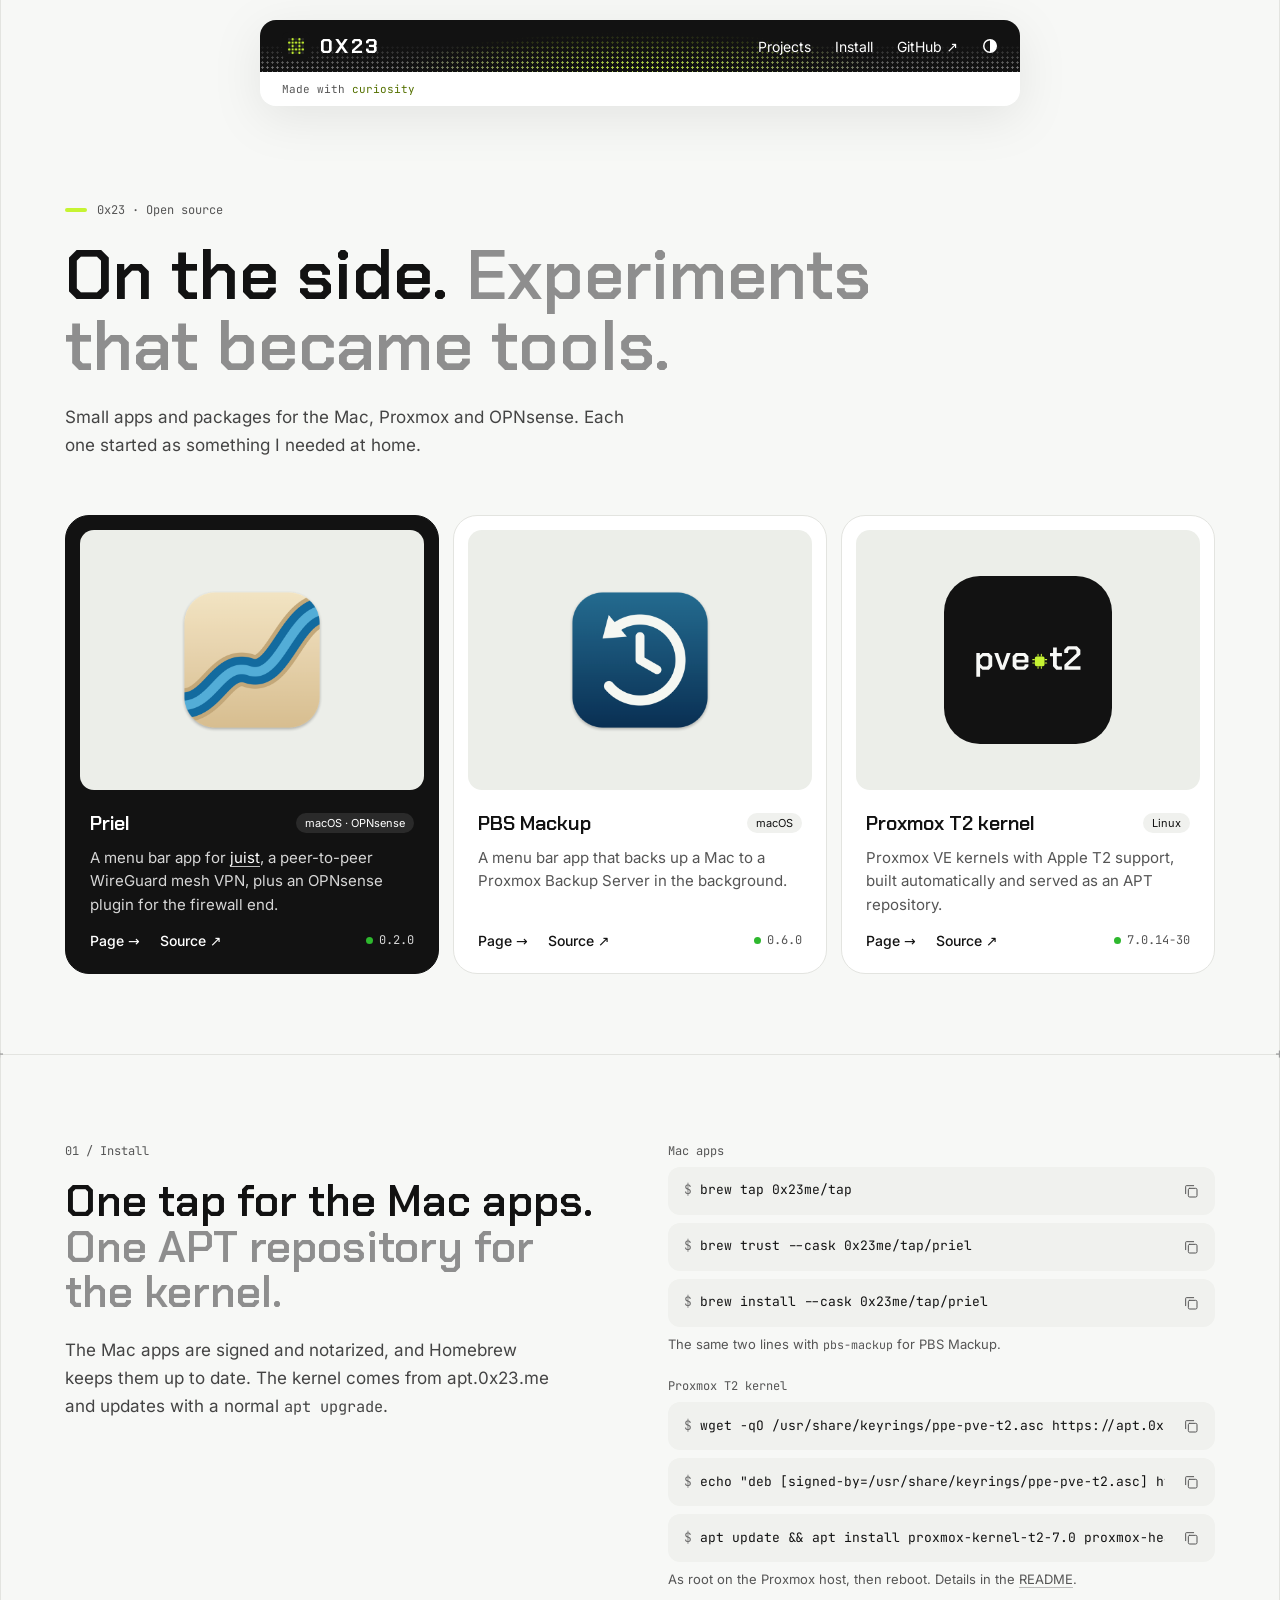
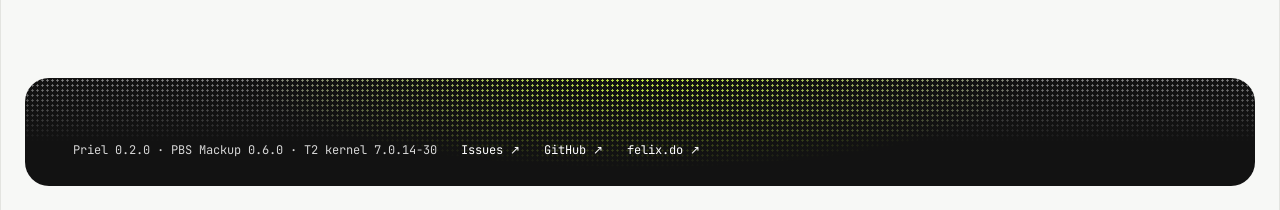
<file: index.html>
<!doctype html>
<html lang="en">
<head>
<meta charset="utf-8">
<meta name="viewport" content="width=device-width, initial-scale=1">
<title>0x23</title>
<meta name="description" content="Priel, PBS Mackup and the Proxmox T2 kernel: small open source tools for the Mac, Proxmox and OPNsense.">
<link rel="icon" href="/kit/logos/0x23.png">
<link rel="preload" href="/kit/fonts/inter-latin-wght-normal.woff2" as="font" type="font/woff2" crossorigin>
<link rel="preload" href="/kit/fonts/chakra-petch-latin-600-normal.woff2" as="font" type="font/woff2" crossorigin>
<link rel="stylesheet" href="/kit/0x23.css">
<script src="/kit/0x23.js"></script>
</head>
<body id="top">
<a class="skip" href="#main">Skip to content</a>
<div class="frame">
    <header class="top">
        <div class="top__inner">
            <nav class="nav" aria-label="Sections">
                <a class="nav__mark" href="/"><img src="/kit/logos/0x23.png" width="28" height="28" alt="">0X23</a>
                <div class="nav__links">
                    <a href="#projects">Projects</a>
                    <a href="#install">Install</a>
                    <a href="https://github.com/0x23me">GitHub ↗</a>
                    <button class="nav__theme" type="button" aria-label="Switch between light and dark"><svg aria-hidden="true" width="16" height="16" viewBox="0 0 16 16"><circle cx="8" cy="8" r="6.25" fill="none" stroke="currentColor" stroke-width="1.5"></circle><path d="M8 1.75a6.25 6.25 0 0 1 0 12.5z" fill="currentColor"></path></svg></button>
                </div>
            </nav>
            <div class="status">
                <span>Made with <em class="hl">curiosity</em></span>
            </div>
        </div>
    </header>

    <main id="main">
    <section class="hero" id="projects">
        <div class="hero__head">
            <p class="eyebrow"><span class="eyebrow__bar"></span>0x23 · Open source</p>
            <h1>On the side. <span class="dim">Experiments that became tools.</span></h1>
            <p class="hero__lead">Small apps and packages for the Mac, Proxmox and OPNsense. Each one started as something I needed at home.</p>
        </div>
        <div class="apps">
            <article class="app app--dark">
                <div class="well"><img src="/kit/logos/priel.png" width="168" height="168" alt=""></div>
                <div class="app__text">
                    <div class="app__top"><a class="project__name card-link" href="/priel/">Priel</a><span class="project__tag">macOS · OPNsense</span></div>
                    <p>A menu bar app for <a href="https://github.com/nning/juist">juist</a>, a peer-to-peer WireGuard mesh VPN, plus an OPNsense plugin for the firewall end.</p>
                    <div class="app__links"><a href="/priel/">Page →</a><a href="https://github.com/0x23me/priel">Source ↗</a><span class="version">0.2.0</span></div>
                </div>
            </article>
            <article class="app">
                <div class="well"><img src="/kit/logos/pbs-mackup.png" width="168" height="168" alt=""></div>
                <div class="app__text">
                    <div class="app__top"><a class="project__name card-link" href="/pbs-mackup/">PBS Mackup</a><span class="project__tag">macOS</span></div>
                    <p>A menu bar app that backs up a Mac to a Proxmox Backup Server in the background.</p>
                    <div class="app__links"><a href="/pbs-mackup/">Page →</a><a href="https://github.com/0x23me/pbs-mackup">Source ↗</a><span class="version">0.6.0</span></div>
                </div>
            </article>
            <article class="app">
                <div class="well"><img class="icon" src="/kit/logos/pve-t2.svg" width="168" height="168" alt=""></div>
                <div class="app__text">
                    <div class="app__top"><a class="project__name card-link" href="/ppe-pve-t2/">Proxmox T2 kernel</a><span class="project__tag">Linux</span></div>
                    <p>Proxmox VE kernels with Apple T2 support, built automatically and served as an APT repository.</p>
                    <div class="app__links"><a href="/ppe-pve-t2/">Page →</a><a href="https://github.com/0x23me/ppe-pve-t2">Source ↗</a><span class="version">7.0.14-30</span></div>
                </div>
            </article>
        </div>
    </section>

    <div class="rule" aria-hidden="true"><span>+</span><span>+</span></div>

    <section class="section split" id="install">
        <div class="split__intro">
            <span class="label">01 / Install</span>
            <h2>One tap for the Mac apps. <span class="dim">One APT repository for the kernel.</span></h2>
            <div class="split__text">
                <p>The Mac apps are signed and notarized, and Homebrew keeps them up to date. The kernel comes from apt.0x23.me and updates with a normal <code>apt upgrade</code>.</p>
            </div>
        </div>
        <div class="split__side">
            <div class="cmds">
                <span class="label">Mac apps</span>
                <div class="cmd"><code>brew tap 0x23me/tap</code><button class="cmd__copy" type="button" aria-label="Copy"><svg class="glyph" width="16" height="16" viewBox="0 0 24 24" fill="none" stroke="currentColor" stroke-width="1.5" stroke-linecap="round" stroke-linejoin="round" aria-hidden="true"><rect x="8" y="8" width="13" height="13" rx="2"/><path d="M4 16V5a1 1 0 0 1 1-1h11"/></svg><svg class="tick" width="16" height="16" viewBox="0 0 24 24" fill="none" stroke="currentColor" stroke-width="1.5" stroke-linecap="round" stroke-linejoin="round" aria-hidden="true"><path d="M20 6 9 17l-5-5"/></svg></button></div>
                <div class="cmd"><code>brew trust --cask 0x23me/tap/priel</code><button class="cmd__copy" type="button" aria-label="Copy"><svg class="glyph" width="16" height="16" viewBox="0 0 24 24" fill="none" stroke="currentColor" stroke-width="1.5" stroke-linecap="round" stroke-linejoin="round" aria-hidden="true"><rect x="8" y="8" width="13" height="13" rx="2"/><path d="M4 16V5a1 1 0 0 1 1-1h11"/></svg><svg class="tick" width="16" height="16" viewBox="0 0 24 24" fill="none" stroke="currentColor" stroke-width="1.5" stroke-linecap="round" stroke-linejoin="round" aria-hidden="true"><path d="M20 6 9 17l-5-5"/></svg></button></div>
                <div class="cmd"><code>brew install --cask 0x23me/tap/priel</code><button class="cmd__copy" type="button" aria-label="Copy"><svg class="glyph" width="16" height="16" viewBox="0 0 24 24" fill="none" stroke="currentColor" stroke-width="1.5" stroke-linecap="round" stroke-linejoin="round" aria-hidden="true"><rect x="8" y="8" width="13" height="13" rx="2"/><path d="M4 16V5a1 1 0 0 1 1-1h11"/></svg><svg class="tick" width="16" height="16" viewBox="0 0 24 24" fill="none" stroke="currentColor" stroke-width="1.5" stroke-linecap="round" stroke-linejoin="round" aria-hidden="true"><path d="M20 6 9 17l-5-5"/></svg></button></div>
                <p class="cmds__note">The same two lines with <code>pbs-mackup</code> for PBS Mackup.</p>
            </div>
            <div class="cmds">
                <span class="label">Proxmox T2 kernel</span>
                <div class="cmd"><code>wget -qO /usr/share/keyrings/ppe-pve-t2.asc https://apt.0x23.me/KEY.gpg</code><button class="cmd__copy" type="button" aria-label="Copy"><svg class="glyph" width="16" height="16" viewBox="0 0 24 24" fill="none" stroke="currentColor" stroke-width="1.5" stroke-linecap="round" stroke-linejoin="round" aria-hidden="true"><rect x="8" y="8" width="13" height="13" rx="2"/><path d="M4 16V5a1 1 0 0 1 1-1h11"/></svg><svg class="tick" width="16" height="16" viewBox="0 0 24 24" fill="none" stroke="currentColor" stroke-width="1.5" stroke-linecap="round" stroke-linejoin="round" aria-hidden="true"><path d="M20 6 9 17l-5-5"/></svg></button></div>
                <div class="cmd"><code>echo "deb [signed-by=/usr/share/keyrings/ppe-pve-t2.asc] https://apt.0x23.me trixie main" &gt; /etc/apt/sources.list.d/ppe-pve-t2.list</code><button class="cmd__copy" type="button" aria-label="Copy"><svg class="glyph" width="16" height="16" viewBox="0 0 24 24" fill="none" stroke="currentColor" stroke-width="1.5" stroke-linecap="round" stroke-linejoin="round" aria-hidden="true"><rect x="8" y="8" width="13" height="13" rx="2"/><path d="M4 16V5a1 1 0 0 1 1-1h11"/></svg><svg class="tick" width="16" height="16" viewBox="0 0 24 24" fill="none" stroke="currentColor" stroke-width="1.5" stroke-linecap="round" stroke-linejoin="round" aria-hidden="true"><path d="M20 6 9 17l-5-5"/></svg></button></div>
                <div class="cmd"><code>apt update &amp;&amp; apt install proxmox-kernel-t2-7.0 proxmox-headers-t2-7.0</code><button class="cmd__copy" type="button" aria-label="Copy"><svg class="glyph" width="16" height="16" viewBox="0 0 24 24" fill="none" stroke="currentColor" stroke-width="1.5" stroke-linecap="round" stroke-linejoin="round" aria-hidden="true"><rect x="8" y="8" width="13" height="13" rx="2"/><path d="M4 16V5a1 1 0 0 1 1-1h11"/></svg><svg class="tick" width="16" height="16" viewBox="0 0 24 24" fill="none" stroke="currentColor" stroke-width="1.5" stroke-linecap="round" stroke-linejoin="round" aria-hidden="true"><path d="M20 6 9 17l-5-5"/></svg></button></div>
                <p class="cmds__note">As root on the Proxmox host, then reboot. Details in the <a href="https://github.com/0x23me/ppe-pve-t2#readme">README</a>.</p>
            </div>
        </div>
    </section>
    </main>

    <footer class="foot">
        <div class="foot__card">
            <div class="foot__main">
                <div class="foot__links">
                    <span class="version">Priel 0.2.0 · PBS Mackup 0.6.0 · T2 kernel 7.0.14-30</span>
                    <a href="https://github.com/0x23me/0x23me.github.io/issues">Issues ↗</a>
                    <a href="https://github.com/0x23me">GitHub ↗</a>
                    <a href="https://felix.do">felix.do ↗</a>
                </div>
            </div>
        </div>
    </footer>
</div>
</body>
</html>
</file>
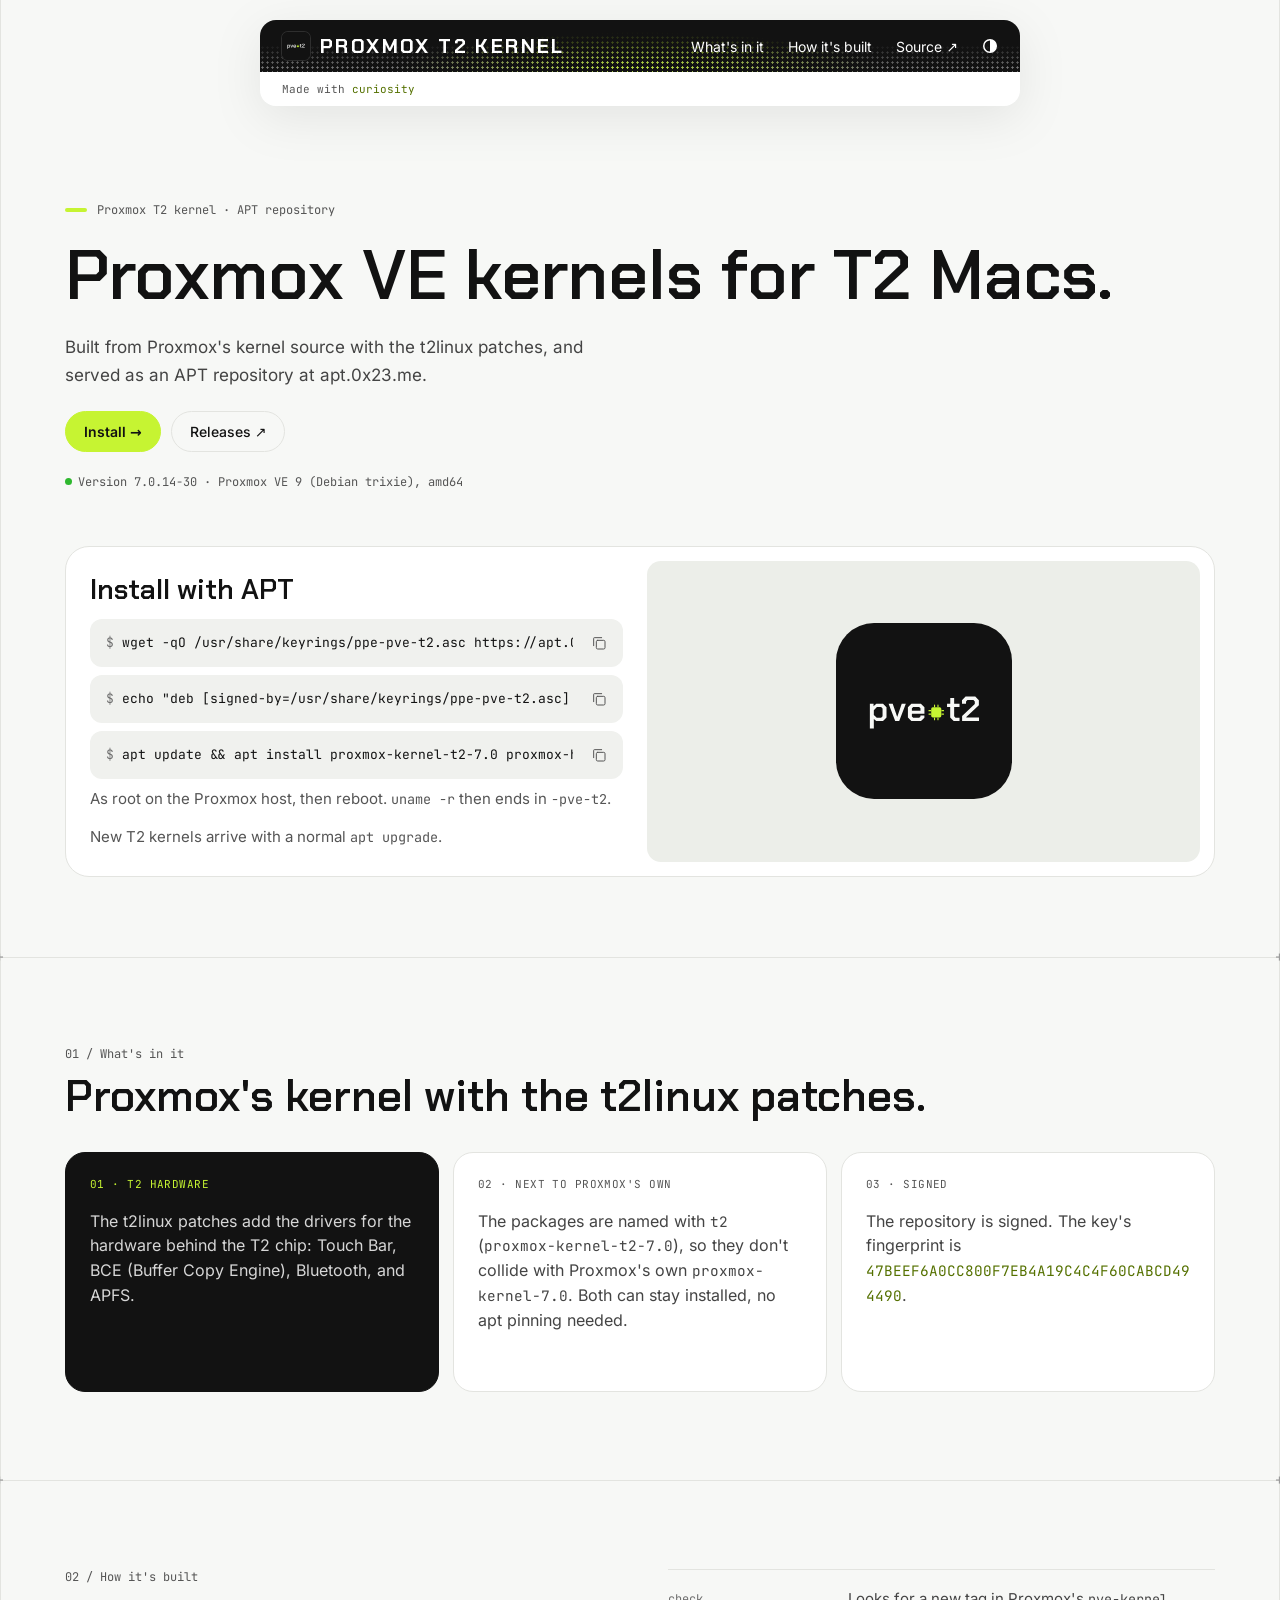
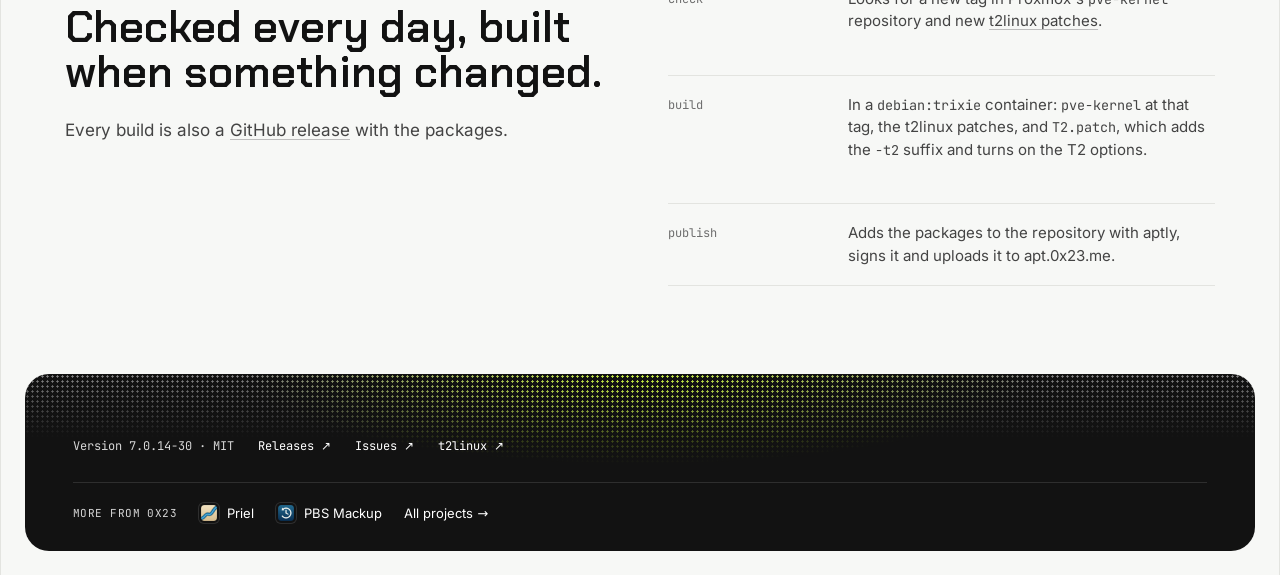
<file: ppe-pve-t2/index.html>
<!doctype html>
<html lang="en">
<head>
<meta charset="utf-8">
<meta name="viewport" content="width=device-width, initial-scale=1">
<title>Proxmox T2 kernel</title>
<meta name="description" content="Proxmox VE kernels with Apple T2 support, built from Proxmox's kernel source with the t2linux patches and served as an APT repository.">
<link rel="icon" href="/kit/logos/pve-t2.svg">
<link rel="preload" href="/kit/fonts/inter-latin-wght-normal.woff2" as="font" type="font/woff2" crossorigin>
<link rel="preload" href="/kit/fonts/chakra-petch-latin-600-normal.woff2" as="font" type="font/woff2" crossorigin>
<link rel="stylesheet" href="/kit/0x23.css">
<script src="/kit/0x23.js"></script>
</head>
<body id="top">
<a class="skip" href="#main">Skip to content</a>
<div class="frame">
    <header class="top">
        <div class="top__inner">
            <nav class="nav" aria-label="Sections">
                <a class="nav__mark" href="./"><img class="tile" src="/kit/logos/pve-t2.svg" width="28" height="28" alt="">PROXMOX T2 KERNEL</a>
                <div class="nav__links">
                    <a href="#inside">What's in it</a>
                    <a href="#built">How it's built</a>
                    <a href="https://github.com/0x23me/ppe-pve-t2">Source ↗</a>
                    <button class="nav__theme" type="button" aria-label="Switch between light and dark"><svg aria-hidden="true" width="16" height="16" viewBox="0 0 16 16"><circle cx="8" cy="8" r="6.25" fill="none" stroke="currentColor" stroke-width="1.5"></circle><path d="M8 1.75a6.25 6.25 0 0 1 0 12.5z" fill="currentColor"></path></svg></button>
                </div>
            </nav>
            <div class="status">
                <span>Made with <em class="hl">curiosity</em></span>
            </div>
        </div>
    </header>

    <main id="main">
    <section class="hero">
        <div class="hero__head">
            <p class="eyebrow"><span class="eyebrow__bar"></span>Proxmox T2 kernel · APT repository</p>
            <h1>Proxmox VE kernels for T2 Macs.</h1>
            <p class="hero__lead">Built from Proxmox's kernel source with the t2linux patches, and served as an APT repository at apt.0x23.me.</p>
            <div class="actions">
                <a class="btn btn--accent" href="#install">Install →</a>
                <a class="btn" href="https://github.com/0x23me/ppe-pve-t2/releases/latest">Releases ↗</a>
            </div>
            <p class="version">Version 7.0.14-30 · Proxmox VE 9 (Debian trixie), amd64</p>
        </div>
        <div class="projects" id="install">
            <div class="feature feature--wide">
                <div class="feature__text">
                    <span class="feature__name">Install with APT</span>
                    <div class="cmds">
                        <div class="cmd"><code>wget -qO /usr/share/keyrings/ppe-pve-t2.asc https://apt.0x23.me/KEY.gpg</code><button class="cmd__copy" type="button" aria-label="Copy"><svg class="glyph" width="16" height="16" viewBox="0 0 24 24" fill="none" stroke="currentColor" stroke-width="1.5" stroke-linecap="round" stroke-linejoin="round" aria-hidden="true"><rect x="8" y="8" width="13" height="13" rx="2"/><path d="M4 16V5a1 1 0 0 1 1-1h11"/></svg><svg class="tick" width="16" height="16" viewBox="0 0 24 24" fill="none" stroke="currentColor" stroke-width="1.5" stroke-linecap="round" stroke-linejoin="round" aria-hidden="true"><path d="M20 6 9 17l-5-5"/></svg></button></div>
                        <div class="cmd"><code>echo "deb [signed-by=/usr/share/keyrings/ppe-pve-t2.asc] https://apt.0x23.me trixie main" &gt; /etc/apt/sources.list.d/ppe-pve-t2.list</code><button class="cmd__copy" type="button" aria-label="Copy"><svg class="glyph" width="16" height="16" viewBox="0 0 24 24" fill="none" stroke="currentColor" stroke-width="1.5" stroke-linecap="round" stroke-linejoin="round" aria-hidden="true"><rect x="8" y="8" width="13" height="13" rx="2"/><path d="M4 16V5a1 1 0 0 1 1-1h11"/></svg><svg class="tick" width="16" height="16" viewBox="0 0 24 24" fill="none" stroke="currentColor" stroke-width="1.5" stroke-linecap="round" stroke-linejoin="round" aria-hidden="true"><path d="M20 6 9 17l-5-5"/></svg></button></div>
                        <div class="cmd"><code>apt update &amp;&amp; apt install proxmox-kernel-t2-7.0 proxmox-headers-t2-7.0</code><button class="cmd__copy" type="button" aria-label="Copy"><svg class="glyph" width="16" height="16" viewBox="0 0 24 24" fill="none" stroke="currentColor" stroke-width="1.5" stroke-linecap="round" stroke-linejoin="round" aria-hidden="true"><rect x="8" y="8" width="13" height="13" rx="2"/><path d="M4 16V5a1 1 0 0 1 1-1h11"/></svg><svg class="tick" width="16" height="16" viewBox="0 0 24 24" fill="none" stroke="currentColor" stroke-width="1.5" stroke-linecap="round" stroke-linejoin="round" aria-hidden="true"><path d="M20 6 9 17l-5-5"/></svg></button></div>
                        <p class="cmds__note">As root on the Proxmox host, then reboot. <code>uname -r</code> then ends in <code>-pve-t2</code>.</p>
                    </div>
                    <p>New T2 kernels arrive with a normal <code>apt upgrade</code>.</p>
                </div>
                <div class="well"><img class="icon" src="/kit/logos/pve-t2.svg" width="176" height="176" alt=""></div>
            </div>
        </div>
    </section>

    <div class="rule" aria-hidden="true"><span>+</span><span>+</span></div>

    <section class="section" id="inside">
        <div class="head">
            <div class="head__text">
                <span class="label">01 / What's in it</span>
                <h2>Proxmox's kernel with the t2linux patches.</h2>
            </div>
        </div>
        <div class="focus">
            <div class="focus__card focus__card--dark">
                <div class="focus__top"><span class="focus__label">01 · T2 HARDWARE</span></div>
                <p>The t2linux patches add the drivers for the hardware behind the T2 chip: Touch Bar, BCE (Buffer Copy Engine), Bluetooth, and APFS.</p>
            </div>
            <div class="focus__card">
                <div class="focus__top"><span class="focus__label">02 · NEXT TO PROXMOX'S OWN</span></div>
                <p>The packages are named with <code>t2</code> (<code>proxmox-kernel-t2-7.0</code>), so they don't collide with Proxmox's own <code>proxmox-kernel-7.0</code>. Both can stay installed, no apt pinning needed.</p>
            </div>
            <div class="focus__card">
                <div class="focus__top"><span class="focus__label">03 · SIGNED</span></div>
                <p>The repository is signed. The key's fingerprint is <code class="hl">47BEEF6A0CC800F7EB4A19C4C4F60CABCD494490</code>.</p>
            </div>
        </div>
    </section>

    <div class="rule" aria-hidden="true"><span>+</span><span>+</span></div>

    <section class="section split" id="built">
        <div class="split__intro">
            <span class="label">02 / How it's built</span>
            <h2>Checked every day, built when something changed.</h2>
            <div class="split__text">
                <p>Every build is also a <a href="https://github.com/0x23me/ppe-pve-t2/releases">GitHub release</a> with the packages.</p>
            </div>
        </div>
        <ul class="rows split__side">
            <li><span class="rows__key">check</span><span class="rows__text">Looks for a new tag in Proxmox's <code>pve-kernel</code> repository and new <a href="https://github.com/t2linux/linux-t2-patches">t2linux patches</a>.</span></li>
            <li><span class="rows__key">build</span><span class="rows__text">In a <code>debian:trixie</code> container: <code>pve-kernel</code> at that tag, the t2linux patches, and <code>T2.patch</code>, which adds the <code>-t2</code> suffix and turns on the T2 options.</span></li>
            <li><span class="rows__key">publish</span><span class="rows__text">Adds the packages to the repository with aptly, signs it and uploads it to apt.0x23.me.</span></li>
        </ul>
    </section>
    </main>

    <footer class="foot">
        <div class="foot__card">
            <div class="foot__main">
                <div class="foot__links">
                    <span class="version">Version 7.0.14-30 · MIT</span>
                    <a href="https://github.com/0x23me/ppe-pve-t2/releases">Releases ↗</a>
                    <a href="https://github.com/0x23me/ppe-pve-t2/issues">Issues ↗</a>
                    <a href="https://github.com/t2linux/linux-t2-patches">t2linux ↗</a>
                </div>
            </div>
            <nav class="foot__family" aria-label="More from 0x23">
                <span>MORE FROM 0X23</span>
                <a href="/priel/"><img src="/kit/logos/priel.png" width="20" height="20" alt="">Priel</a>
                <a href="/pbs-mackup/"><img src="/kit/logos/pbs-mackup.png" width="20" height="20" alt="">PBS Mackup</a>
                <a href="/">All projects →</a>
            </nav>
        </div>
    </footer>
</div>
</body>
</html>
</file>
<file: kit/0x23.css>
/* The 0x23 look, shared by the org page and every project page under 0x23me.github.io.
   Taken from felix.do (soupdiver/felix.0x23.me, assets/css/style.css at 63b9ff9). */

@font-face { font-family: 'Chakra Petch'; font-weight: 500; font-display: swap; src: url(/kit/fonts/chakra-petch-latin-500-normal.woff2) format('woff2'); }
@font-face { font-family: 'Chakra Petch'; font-weight: 600; font-display: swap; src: url(/kit/fonts/chakra-petch-latin-600-normal.woff2) format('woff2'); }
@font-face { font-family: 'Chakra Petch'; font-weight: 700; font-display: swap; src: url(/kit/fonts/chakra-petch-latin-700-normal.woff2) format('woff2'); }
@font-face { font-family: Inter; font-weight: 100 900; font-display: swap; src: url(/kit/fonts/inter-latin-wght-normal.woff2) format('woff2'); }
@font-face { font-family: 'JetBrains Mono'; font-weight: 100 800; font-display: swap; src: url(/kit/fonts/jetbrains-mono-latin-wght-normal.woff2) format('woff2'); }

:root {
    color-scheme: light dark;
    --bg: light-dark(#F7F8F6, #0E0F0D);
    --paper: light-dark(#FFFFFF, #171816);
    --ink: light-dark(#121212, #ECEDE9);
    --line: light-dark(#E3E4E0, #272925);
    --line-2: light-dark(#CFD1CC, #3A3C37);
    --underline: light-dark(#BDBDBD, #555752);
    --icon-ring: light-dark(transparent, #34362F);
    --accent: #C6F432;
    --accent-hover: #D4F85F;
    --highlight: light-dark(#557100, #C6F432);
    --on-accent: #121212;
    --night: light-dark(#121212, #ECEDE9);
    --night-hover: light-dark(#2A2A2A, #D8DAD4);
    --on-night: light-dark(#FFFFFF, #121212);
    --on-night-2: light-dark(#D6D6D6, #3A3B38);
    --night-accent: light-dark(#C6F432, #557100);
    --night-dots: light-dark(rgba(255, 255, 255, 0.5), rgba(0, 0, 0, 0.3));
    --night-line: light-dark(#2E2E2E, #CFD1CC);
    --text-2: light-dark(#444444, #C9CAC6);
    --muted: light-dark(#555555, #A6A7A3);
    --faint: light-dark(#6E6E6E, #8C8D89);
    --dim: light-dark(#8E8E8E, #6F706C);
    --mark: #9A9A9A;
    --chip: light-dark(#F0F1EE, #22241F);
    --panel: light-dark(#ECEEE9, #1C1D1A);
    --status: #2EB82E;
    --font-display: 'Chakra Petch', sans-serif;
    --font-body: Inter, system-ui, sans-serif;
    --font-mono: 'JetBrains Mono', ui-monospace, monospace;
    --pad: clamp(20px, 5vw, 64px);
}
:root[data-theme="light"] { color-scheme: light; }
:root[data-theme="dark"] { color-scheme: dark; }

*, *::before, *::after { box-sizing: border-box; }
html { scroll-padding-top: 16px; }
html, body { overflow-x: clip; }
body { margin: 0; background: var(--bg); color: var(--ink); font-family: var(--font-body); -webkit-font-smoothing: antialiased; }
a { color: var(--ink); text-decoration: none; }
a:hover { color: var(--muted); }
:focus-visible { outline: 2px solid var(--ink); outline-offset: 2px; }
h1, h2, h3, p, ul, ol, dl, dd, figure { margin: 0; }
ul, ol { padding: 0; list-style: none; }
img, svg { display: block; }
h1, h2, h3 { font-family: var(--font-display); font-weight: 600; }
h2 { font-size: clamp(32px, 3.4vw, 46px); line-height: 1.05; }
h3 { font-size: 20px; line-height: 1.2; }
code { font-family: var(--font-mono); font-size: 0.9em; }
.dim { color: var(--dim); }
.skip { position: absolute; left: 16px; top: -48px; z-index: 10; padding: 8px 14px; border-radius: 999px; background: var(--accent); color: var(--on-accent); font-size: 14px; font-weight: 600; }
.skip:focus { top: 8px; }

.frame { max-width: 1314px; margin: 0 auto; border-left: 1px solid var(--line); border-right: 1px solid var(--line); }

/* header bar */
.top { padding: 20px 16px 0; display: flex; justify-content: center; }
.top__inner { width: 100%; max-width: 760px; display: flex; flex-direction: column; filter: drop-shadow(0 12px 24px rgba(0, 0, 0, 0.08)); }
.nav { position: relative; overflow: hidden; min-height: 52px; padding: 6px 22px; border-radius: 16px 16px 0 0; background: var(--night); display: flex; align-items: center; justify-content: space-between; gap: 12px; }
.nav > * { position: relative; z-index: 1; }
.nav a { color: var(--on-night); }
.nav a:hover { color: var(--night-accent); }
.nav a:focus-visible { outline-color: var(--night-accent); }
.nav__mark { display: flex; align-items: center; gap: 10px; font-family: var(--font-display); font-weight: 700; font-size: 20px; letter-spacing: 0.12em; }
.nav__mark img { border-radius: 6px; }
/* A dark square logo, which would vanish into the bar. */
.nav__mark .tile { box-shadow: 0 0 0 1px var(--night-line); }
.nav__links { display: flex; align-items: center; gap: 24px; font-size: 14px; white-space: nowrap; }
.nav__theme { display: none; padding: 4px; margin: -4px; border: 0; background: none; color: var(--on-night); cursor: pointer; }
.nav__theme:hover { color: var(--night-accent); }
.nav__theme:focus-visible { outline-color: var(--night-accent); }
.js .nav__theme { display: block; }

/* dotted light: it comes from the middle of the page, so it enters the header from below and the footer from above */
.nav::before, .nav::after, .foot__card::before, .foot__card::after { content: ''; position: absolute; inset: 0; pointer-events: none; background-size: 5px 5px; }
.nav::before, .foot__card::before { background-image: radial-gradient(var(--night-dots) 0.9px, transparent 1.3px); }
.nav::after, .foot__card::after { background-image: radial-gradient(var(--night-accent) 0.9px, transparent 1.3px); }
.nav::before { -webkit-mask-image: linear-gradient(to top, #000, transparent 28px); mask-image: linear-gradient(to top, #000, transparent 28px); }
.nav::after { -webkit-mask-image: radial-gradient(ellipse 32% 40px at 50% 100%, #000, transparent); mask-image: radial-gradient(ellipse 32% 40px at 50% 100%, #000, transparent); }
.foot__card::before { -webkit-mask-image: linear-gradient(to bottom, #000, transparent 64px); mask-image: linear-gradient(to bottom, #000, transparent 64px); }
.foot__card::after { -webkit-mask-image: radial-gradient(ellipse 32% 90px at 50% 0%, #000, transparent); mask-image: radial-gradient(ellipse 32% 90px at 50% 0%, #000, transparent); }

.status { min-height: 34px; padding: 8px 22px; border-radius: 0 0 16px 16px; background: var(--paper); display: flex; align-items: center; font-family: var(--font-mono); font-size: 11px; color: var(--muted); }
.hl { font-style: normal; color: var(--highlight); }
.version { display: flex; align-items: center; gap: 6px; font-family: var(--font-mono); font-size: 12px; font-weight: 400; color: var(--muted); }
.version::before { content: ''; flex: none; width: 7px; height: 7px; border-radius: 50%; background: var(--status); }
.app__links .version { margin-left: auto; }

/* shared */
.section { padding: 88px var(--pad); display: flex; flex-direction: column; gap: 32px; }
.rule { position: relative; border-top: 1px solid var(--line); }
.rule span { position: absolute; top: -11px; font-family: var(--font-mono); font-size: 15px; color: var(--mark); }
.rule span:first-child { left: -6px; }
.rule span:last-child { right: -5px; }
.label { font-family: var(--font-mono); font-size: 12px; color: var(--muted); }
.head { display: flex; flex-wrap: wrap; align-items: flex-end; justify-content: space-between; gap: 16px; }
.head__text { display: flex; flex-direction: column; gap: 12px; }
.head__link, .more { font-size: 14px; font-weight: 500; }
.pills { display: flex; flex-wrap: wrap; gap: 6px; }
.pills li { padding: 4px 10px; border-radius: 999px; background: var(--chip); font-size: 12px; }
.pills--line li { padding: 3px 9px; background: var(--paper); border: 1px solid var(--line); font-size: 11px; }
.pills li.pill--accent { background: var(--accent); color: var(--on-accent); font-weight: 600; }
.actions { display: flex; flex-wrap: wrap; gap: 10px; }
.btn { display: inline-block; padding: 11px 18px; border-radius: 999px; border: 1px solid var(--line); font-size: 14px; font-weight: 500; }
.btn:hover { border-color: var(--line-2); color: var(--ink); }
.btn--accent { border-color: var(--accent); background: var(--accent); color: var(--on-accent); font-weight: 600; }
.btn--accent:hover { border-color: var(--accent-hover); background: var(--accent-hover); color: var(--on-accent); }
.btn--dark { border-color: var(--night); background: var(--night); color: var(--on-night); }
.btn--dark:hover { color: var(--on-night); background: var(--night-hover); }
p a, .rows a { position: relative; z-index: 1; color: inherit; text-decoration: underline; text-decoration-color: var(--underline); text-underline-offset: 3px; }
p a:hover, .rows a:hover { color: var(--ink); text-decoration-color: var(--ink); }

/* hero */
.hero { padding: 96px var(--pad) 80px; display: flex; flex-direction: column; gap: 56px; }
.hero__head { display: flex; flex-direction: column; gap: 22px; }
.hero__lead { max-width: 560px; font-size: 17px; line-height: 1.65; color: var(--text-2); }
.eyebrow { display: flex; align-items: center; gap: 10px; font-family: var(--font-mono); font-size: 12px; color: var(--muted); }
.eyebrow__bar { width: 22px; height: 4px; border-radius: 2px; background: var(--accent); }
h1 { max-width: 1100px; font-size: clamp(42px, 5.4vw, 76px); line-height: 1.02; text-wrap: balance; }

/* focus cards */
.focus { display: grid; grid-template-columns: repeat(auto-fit, minmax(min(300px, 100%), 1fr)); gap: 14px; }
.focus__card { min-height: 240px; padding: 24px; border-radius: 20px; background: var(--paper); border: 1px solid var(--line); display: flex; flex-direction: column; gap: 18px; }
.focus__top { display: flex; justify-content: space-between; align-items: center; }
.focus__label { font-family: var(--font-mono); font-size: 11px; letter-spacing: 0.04em; color: var(--muted); }
.focus__card p { font-size: 16px; line-height: 1.55; color: var(--text-2); }
.focus__card .pills, .focus__card .more { margin-top: auto; }
.focus__card .well { margin: 0 -10px; }
.focus__card--dark { background: var(--night); border-color: var(--night); color: var(--on-night); }
.focus__card--dark .focus__label { color: var(--night-accent); }
.focus__card--dark p { color: var(--on-night-2); }
.focus__card--dark .pills li { background: var(--night-hover); }

/* feature card and project cards */
.projects { display: grid; grid-template-columns: repeat(6, minmax(0, 1fr)); gap: 14px; }
.feature { position: relative; grid-column: span 4; min-width: 0; padding: 14px; border-radius: 24px; background: var(--paper); border: 1px solid var(--line); display: grid; grid-template-columns: repeat(auto-fit, minmax(min(320px, 100%), 1fr)); gap: 14px; }
.feature--wide { grid-column: 1 / -1; }
a.feature:hover, .feature:has(.card-link):hover, .project:has(.card-link):hover { border-color: var(--line-2); }
.card-link::after { content: ''; position: absolute; inset: 0; border-radius: inherit; }
.card-link:hover { color: var(--ink); }
.feature__text { padding: 14px 10px; display: flex; flex-direction: column; gap: 14px; }
.feature__text .pills li { font-weight: 500; }
.feature__name { font-family: var(--font-display); font-weight: 600; font-size: 28px; line-height: 1.1; }
.feature__text p { font-size: 15px; line-height: 1.55; color: var(--muted); }
.feature__text .more, .feature__text .actions { margin-top: auto; }
.projects__side { grid-column: span 2; display: flex; flex-direction: column; gap: 14px; }
.projects > .project { grid-column: span 2; }
.project { position: relative; flex: 1; padding: 22px; border-radius: 20px; background: var(--paper); border: 1px solid var(--line); display: flex; flex-direction: column; gap: 10px; }
.project__top { display: flex; align-items: center; gap: 10px; }
.project__top img { flex-shrink: 0; border-radius: 6px; box-shadow: 0 0 0 1px var(--icon-ring); }
.project__name { font-family: var(--font-display); font-weight: 600; font-size: 20px; }
.project__tag { margin-left: auto; padding: 3px 9px; border-radius: 999px; background: var(--chip); font-size: 11px; }
.project p { font-size: 14px; line-height: 1.5; color: var(--muted); }
.project .more { margin-top: auto; padding-top: 6px; }

/* app cards on the org page: the icon large in a well, the name and line below */
.apps { display: grid; grid-template-columns: repeat(auto-fit, minmax(min(300px, 100%), 1fr)); gap: 14px; }
.app { position: relative; padding: 14px; border-radius: 24px; background: var(--paper); border: 1px solid var(--line); display: flex; flex-direction: column; gap: 6px; }
.app:has(.card-link):hover { border-color: var(--line-2); }
.app .well { min-height: 260px; }
.app .well img, .well .icon { width: 112px; height: 112px; border-radius: 24px; box-shadow: 0 0 0 1px var(--icon-ring); }
.app .well img { width: 168px; height: 168px; border-radius: 36px; box-shadow: none; }
.app .well .icon { box-shadow: 0 0 0 1px var(--icon-ring); }
.feature .well .icon { width: 176px; height: 176px; border-radius: 38px; }
.app__text { padding: 14px 10px 10px; display: flex; flex-direction: column; gap: 10px; flex: 1; }
.app__top { display: flex; align-items: center; gap: 10px; }
.app__top .project__tag { margin-left: auto; }
.app p { font-size: 15px; line-height: 1.55; color: var(--muted); }
.app__links { margin-top: auto; padding-top: 6px; display: flex; gap: 20px; font-size: 14px; font-weight: 500; }
.app__links a { position: relative; z-index: 1; }
.app--dark { background: var(--night); border-color: var(--night); color: var(--on-night); }
.app--dark:has(.card-link):hover { border-color: var(--night); }
.app--dark a { color: var(--on-night); }
.app--dark a:hover { color: var(--night-accent); }
.app--dark p, .app--dark .version { color: var(--on-night-2); }
.app--dark .project__tag { background: var(--night-hover); }

/* image well: a screenshot sits whole on a panel, never cropped */
.well { position: relative; min-height: 240px; padding: 28px; border-radius: 14px; background: var(--panel); display: flex; align-items: center; justify-content: center; overflow: hidden; }
.well img { max-width: 100%; height: auto; }
.focus__card code { overflow-wrap: anywhere; }
/* A picture in two versions: the one for the other theme is hidden, and with loading="lazy" never fetched. */
:root[data-theme="dark"] .for-light, :root[data-theme="light"] .for-dark { display: none; }
@media (prefers-color-scheme: dark) { :root:not([data-theme]) .for-light { display: none; } }
@media (prefers-color-scheme: light) { :root:not([data-theme]) .for-dark { display: none; } }

/* command block: one command per line, with a copy button */
.cmds { display: flex; flex-direction: column; gap: 8px; }
.cmd { display: flex; align-items: center; gap: 12px; padding: 10px 10px 10px 16px; border-radius: 12px; background: var(--chip); }
.cmd code { flex: 1; min-width: 0; overflow-x: auto; white-space: nowrap; font-size: 13px; line-height: 1.6; color: var(--ink); scrollbar-width: none; }
.cmd code::before { content: '$ '; color: var(--faint); }
.cmd__copy { display: none; flex-shrink: 0; padding: 6px; border: 0; border-radius: 8px; background: none; color: var(--muted); cursor: pointer; }
.cmd__copy:hover { color: var(--ink); background: var(--paper); }
.cmd__copy .tick, .cmd__copy.is-done .glyph { display: none; }
.cmd__copy.is-done .tick { display: block; }
.js .cmd__copy { display: block; }
.cmds__note { font-size: 13px; line-height: 1.5; color: var(--muted); }

/* split: text on the left, rows or commands on the right */
.split { display: grid; grid-template-columns: repeat(auto-fit, minmax(min(400px, 100%), 1fr)); gap: 56px; }
.split__intro { display: flex; flex-direction: column; gap: 20px; }
.split__text { max-width: 500px; display: flex; flex-direction: column; gap: 12px; font-size: 17px; line-height: 1.65; color: var(--text-2); }
.split__side { display: flex; flex-direction: column; gap: 24px; align-self: start; }
.rows { display: flex; flex-direction: column; border-bottom: 1px solid var(--line); }
.rows li { display: grid; grid-template-columns: minmax(96px, 30%) minmax(0, 1fr); gap: 16px; padding: 18px 0; border-top: 1px solid var(--line); }
.rows__key { padding-top: 2px; font-family: var(--font-mono); font-size: 12px; line-height: 1.6; color: var(--faint); overflow-wrap: anywhere; }
.rows__text { font-size: 15px; line-height: 1.5; color: var(--text-2); }
.rows__text strong { display: block; font-size: 16px; font-weight: 600; color: var(--ink); }

/* footer bar */
.foot { padding: 0 clamp(12px, 2vw, 24px) 24px; }
.foot__card { position: relative; overflow: hidden; border-radius: 24px; background: var(--night); color: var(--on-night); padding: 64px clamp(24px, 4vw, 48px) 28px; display: flex; flex-direction: column; gap: 28px; }
.foot__card > * { position: relative; z-index: 1; }
.foot__main { display: flex; flex-wrap: wrap; align-items: center; justify-content: space-between; gap: 16px 24px; }
.foot__say { display: flex; flex-direction: column; gap: 10px; max-width: 560px; }
.foot h2 { font-size: 28px; line-height: 1; }
.foot p { font-size: 14px; line-height: 1.5; color: var(--on-night-2); }
.foot p a { text-decoration-color: var(--on-night-2); }
.foot p a:hover { color: var(--night-accent); text-decoration-color: var(--night-accent); }
.foot__links { display: flex; flex-wrap: wrap; align-items: center; gap: 12px 24px; font-family: var(--font-mono); font-size: 12px; }
.foot .version { color: var(--on-night-2); }
.foot .version::before { content: none; }
.foot a { color: var(--on-night); }
.foot a:hover { color: var(--night-accent); }
.foot a:focus-visible { outline-color: var(--night-accent); }
.foot__family { padding-top: 20px; border-top: 1px solid var(--night-line); display: flex; flex-wrap: wrap; align-items: center; gap: 10px 22px; font-size: 13px; }
.foot__family span { font-family: var(--font-mono); font-size: 11px; letter-spacing: 0.04em; color: var(--on-night-2); }
.foot__family a { display: flex; align-items: center; gap: 8px; }
.foot__family img { border-radius: 5px; box-shadow: 0 0 0 1px var(--night-line); }

@media (max-width: 1100px) {
    .projects { grid-template-columns: repeat(auto-fit, minmax(min(280px, 100%), 1fr)); }
    .feature { grid-column: 1 / -1; }
    .projects__side { display: contents; }
    .projects > .project { grid-column: auto; }
}

@media (max-width: 600px) {
    .nav__links a[href^="#"] { display: none; }
}

@media (max-width: 480px) {
    .nav, .status { padding-inline: 16px; }
    .nav__links { gap: 16px; }
    .nav__mark { font-size: 16px; letter-spacing: 0.08em; white-space: nowrap; }
    .rows li { grid-template-columns: minmax(0, 1fr); gap: 4px; }
    .well { padding: 16px; }
}

@media (prefers-reduced-motion: reduce) { * { transition: none !important; } }
</file>
